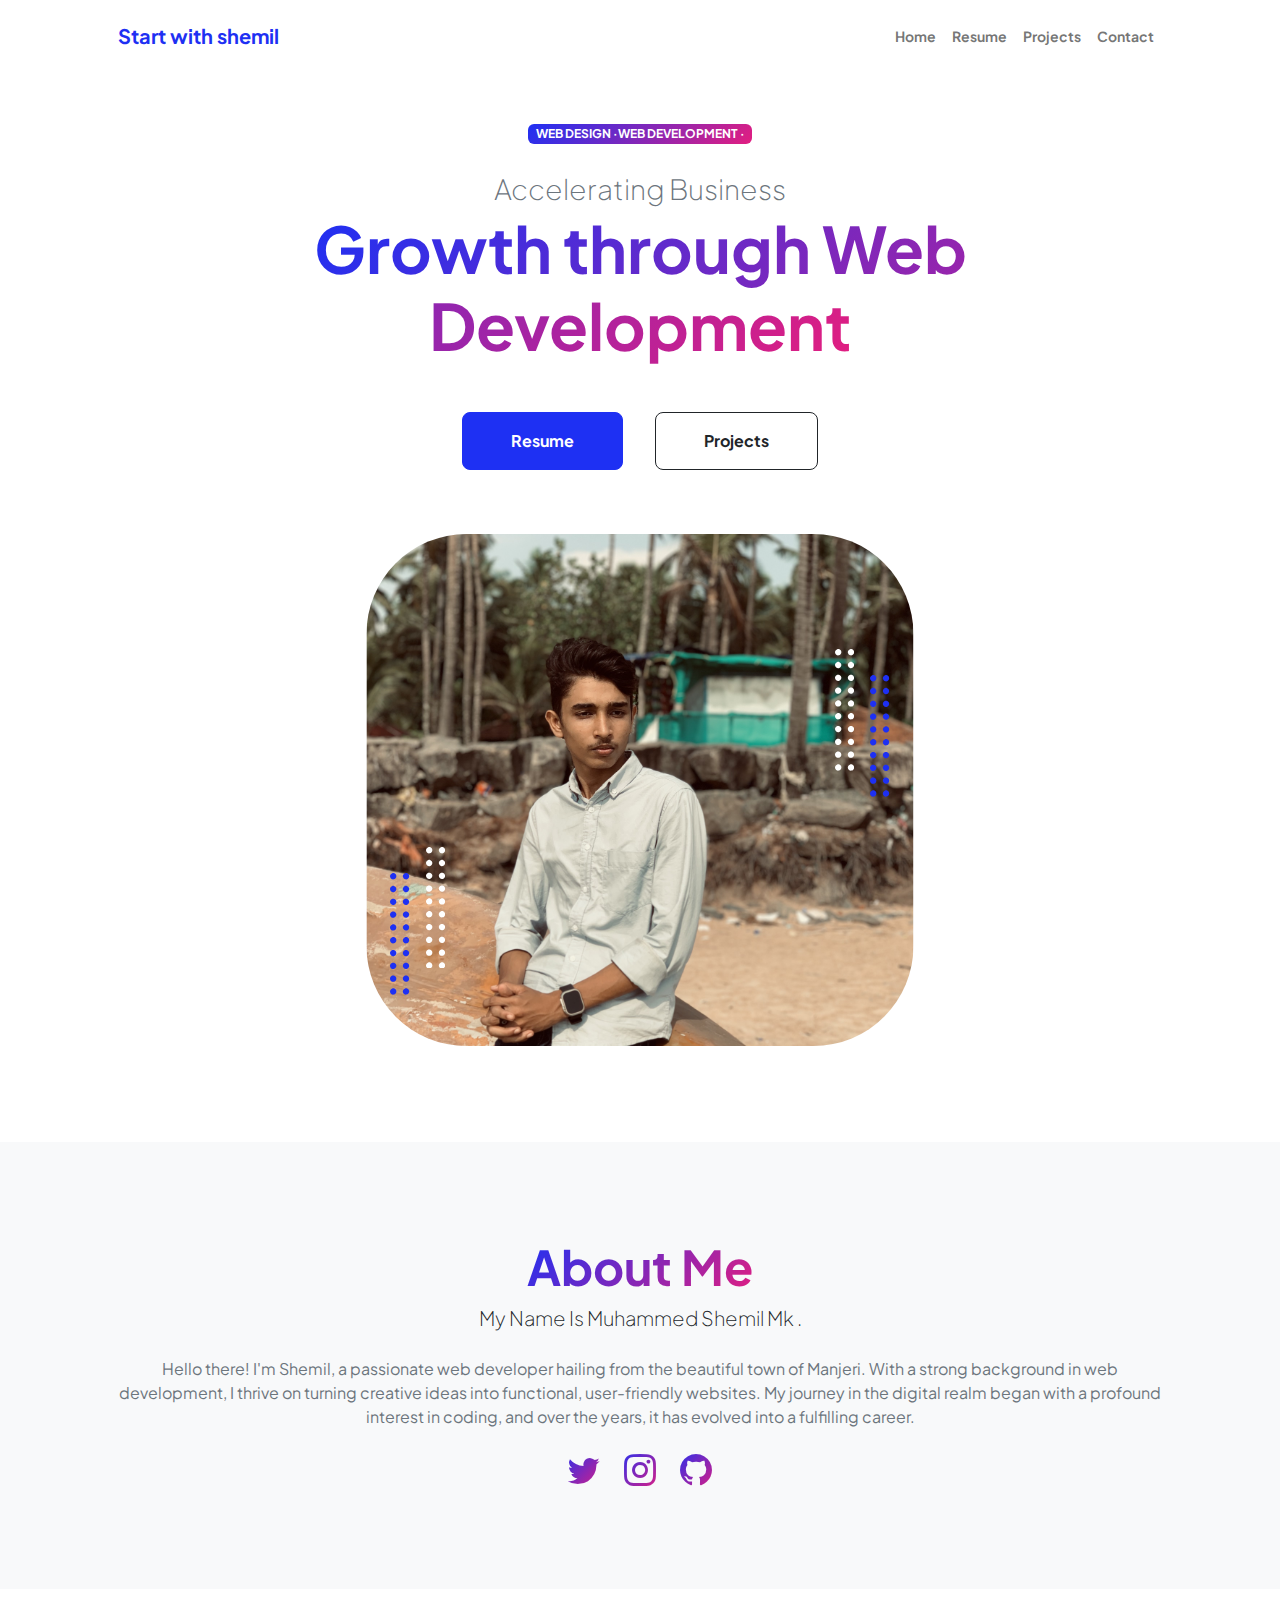
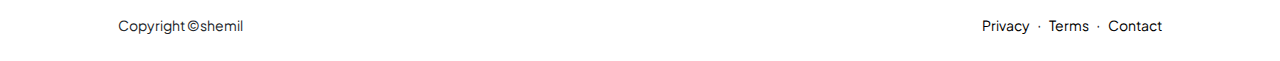
<file: index.html>
<!DOCTYPE html>
<html lang="en">
    <head>
        <meta charset="utf-8" />
        <meta name="viewport" content="width=device-width, initial-scale=1, shrink-to-fit=no" />
        <meta name="description" content="" />
        <meta name="author" content="" />
        <title>Personal-webpage.com</title>
        <!-- Favicon-->
        <link rel="icon" type="image/x-icon" href="assets/favicon.svg" />
        <!-- Custom Google font-->
        <link rel="preconnect" href="https://fonts.googleapis.com" />
        <link rel="preconnect" href="https://fonts.gstatic.com" crossorigin />
        <link href="https://fonts.googleapis.com/css2?family=Plus+Jakarta+Sans:wght@100;200;300;400;500;600;700;800;900&amp;display=swap" rel="stylesheet" />
        <!-- Bootstrap icons-->
        <link href="https://cdn.jsdelivr.net/npm/bootstrap-icons@1.8.1/font/bootstrap-icons.css" rel="stylesheet" />
        <!-- Core theme CSS (includes Bootstrap)-->
        <link href="css/styles.css" rel="stylesheet" />
    </head>
    <body class="d-flex flex-column h-100">
        <main class="flex-shrink-0">
            <!-- Navigation-->
            <nav class="navbar navbar-expand-lg navbar-light bg-white py-3">
                <div class="container px-5">
                    <a class="navbar-brand" href="index.html"><span class="fw-bolder text-primary">Start with shemil</span></a>
                    <button class="navbar-toggler" type="button" data-bs-toggle="collapse" data-bs-target="#navbarSupportedContent" aria-controls="navbarSupportedContent" aria-expanded="false" aria-label="Toggle navigation"><span class="navbar-toggler-icon"></span></button>
                    <div class="collapse navbar-collapse" id="navbarSupportedContent">
                        <ul class="navbar-nav ms-auto mb-2 mb-lg-0 small fw-bolder">
                            <li class="nav-item"><a class="nav-link" href="index.html">Home</a></li>
                            <li class="nav-item"><a class="nav-link" href="resume.html">Resume</a></li>
                            <li class="nav-item"><a class="nav-link" href="projects.html">Projects</a></li>
                            <li class="nav-item"><a class="nav-link" href="contact.html">Contact</a></li>
                        </ul>
                    </div>
                </div>
            </nav>
            <!-- Header-->
            <header class="py-5">
                <div class="container px-5 pb-5">
                    <div class="row gx-5 align-items-center">
                        <div class="col-xxl-5">
                            <!-- Header text content-->
                            <div class="text-center text-xxl-start">
                                <div class="badge bg-gradient-primary-to-secondary text-white mb-4"><div class="text-uppercase"> Web Design &middot;Web Development &middot; </div></div>
                                <div class="fs-3 fw-light text-muted">Accelerating Business </div>
                                <h1 class="display-3 fw-bolder mb-5"><span class="text-gradient d-inline"> Growth through Web Development</span></h1>
                                <div class="d-grid gap-3 d-sm-flex justify-content-sm-center justify-content-xxl-start mb-3">
                                    <a class="btn btn-primary btn-lg px-5 py-3 me-sm-3 fs-6 fw-bolder" href="resume.html">Resume</a>
                                    <a class="btn btn-outline-dark btn-lg px-5 py-3 fs-6 fw-bolder" href="projects.html">Projects</a>
                                </div>
                            </div>
                        </div>
                        <div class="col-xxl-7">
                            <!-- Header profile picture-->
                            <div class="d-flex justify-content-center mt-5 mt-xxl-0">
                                <div class="profile bg-gradient-primary-to-secondary">
                                    <!-- TIP: For best results, use a photo with a transparent background like the demo example below-->
                                    <!-- Watch a tutorial on how to do this on YouTube (link)-->
                                    <img class="profile-img" src="assets/pic.jpg" alt="..." />
                                    <div class="dots-1">
                                        <!-- SVG Dots-->
                                        <svg version="1.1" xmlns="http://www.w3.org/2000/svg" xmlns:xlink="http://www.w3.org/1999/xlink" x="0px" y="0px" viewBox="0 0 191.6 1215.4" style="enable-background: new 0 0 191.6 1215.4" xml:space="preserve">
                                            <g transform="translate(0.000000,1280.000000) scale(0.100000,-0.100000)">
                                                <path d="M227.7,12788.6c-105-35-200-141-222-248c-43-206,163-412,369-369c155,32,275,190,260,339c-11,105-90,213-190,262        C383.7,12801.6,289.7,12808.6,227.7,12788.6z"></path>
                                                <path d="M1507.7,12788.6c-151-50-253-216-222-362c25-119,136-230,254-255c194-41,395,142,375,339c-11,105-90,213-190,262        C1663.7,12801.6,1569.7,12808.6,1507.7,12788.6z"></path>
                                                <path d="M227.7,11508.6c-105-35-200-141-222-248c-43-206,163-412,369-369c155,32,275,190,260,339c-11,105-90,213-190,262        C383.7,11521.6,289.7,11528.6,227.7,11508.6z"></path>
                                                <path d="M1507.7,11508.6c-151-50-253-216-222-362c25-119,136-230,254-255c194-41,395,142,375,339c-11,105-90,213-190,262        C1663.7,11521.6,1569.7,11528.6,1507.7,11508.6z"></path>
                                                <path d="M227.7,10228.6c-105-35-200-141-222-248c-43-206,163-412,369-369c155,32,275,190,260,339c-11,105-90,213-190,262        C383.7,10241.6,289.7,10248.6,227.7,10228.6z"></path>
                                                <path d="M1507.7,10228.6c-105-35-200-141-222-248c-43-206,163-412,369-369c155,32,275,190,260,339c-11,105-90,213-190,262        C1663.7,10241.6,1569.7,10248.6,1507.7,10228.6z"></path>
                                                <path d="M227.7,8948.6c-105-35-200-141-222-248c-43-206,163-412,369-369c155,32,275,190,260,339c-11,105-90,213-190,262        C383.7,8961.6,289.7,8968.6,227.7,8948.6z"></path>
                                                <path d="M1507.7,8948.6c-105-35-200-141-222-248c-43-206,163-412,369-369c155,32,275,190,260,339c-11,105-90,213-190,262        C1663.7,8961.6,1569.7,8968.6,1507.7,8948.6z"></path>
                                                <path d="M227.7,7668.6c-105-35-200-141-222-248c-43-206,163-412,369-369c155,32,275,190,260,339c-11,105-90,213-190,262        C383.7,7681.6,289.7,7688.6,227.7,7668.6z"></path>
                                                <path d="M1507.7,7668.6c-105-35-200-141-222-248c-43-206,163-412,369-369c155,32,275,190,260,339c-11,105-90,213-190,262        C1663.7,7681.6,1569.7,7688.6,1507.7,7668.6z"></path>
                                                <path d="M227.7,6388.6c-105-35-200-141-222-248c-43-206,163-412,369-369c155,32,275,190,260,339c-11,105-90,213-190,262        C383.7,6401.6,289.7,6408.6,227.7,6388.6z"></path>
                                                <path d="M1507.7,6388.6c-105-35-200-141-222-248c-43-206,163-412,369-369c155,32,275,190,260,339c-11,105-90,213-190,262        C1663.7,6401.6,1569.7,6408.6,1507.7,6388.6z"></path>
                                                <path d="M227.7,5108.6c-105-35-200-141-222-248c-43-206,163-412,369-369c155,32,275,190,260,339c-11,105-90,213-190,262        C383.7,5121.6,289.7,5128.6,227.7,5108.6z"></path>
                                                <path d="M1507.7,5108.6c-105-35-200-141-222-248c-43-206,163-412,369-369c155,32,275,190,260,339c-11,105-90,213-190,262        C1663.7,5121.6,1569.7,5128.6,1507.7,5108.6z"></path>
                                                <path d="M227.7,3828.6c-105-35-200-141-222-248c-43-206,163-412,369-369c155,32,275,190,260,339c-11,105-90,213-190,262        C383.7,3841.6,289.7,3848.6,227.7,3828.6z"></path>
                                                <path d="M1507.7,3828.6c-105-35-200-141-222-248c-43-206,163-412,369-369c155,32,275,190,260,339c-11,105-90,213-190,262        C1663.7,3841.6,1569.7,3848.6,1507.7,3828.6z"></path>
                                                <path d="M227.7,2548.6c-105-35-200-141-222-248c-43-206,163-412,369-369c155,32,275,190,260,339c-11,105-90,213-190,262        C383.7,2561.6,289.7,2568.6,227.7,2548.6z"></path>
                                                <path d="M1507.7,2548.6c-105-35-200-141-222-248c-43-206,163-412,369-369c155,32,275,190,260,339c-11,105-90,213-190,262        C1663.7,2561.6,1569.7,2568.6,1507.7,2548.6z"></path>
                                                <path d="M227.7,1268.6c-105-35-200-141-222-248c-43-206,163-412,369-369c155,32,275,190,260,339c-11,105-90,213-190,262        C383.7,1281.6,289.7,1288.6,227.7,1268.6z"></path>
                                                <path d="M1507.7,1268.6c-105-35-200-141-222-248c-43-206,163-412,369-369c155,32,275,190,260,339c-11,105-90,213-190,262        C1663.7,1281.6,1569.7,1288.6,1507.7,1268.6z"></path>
                                            </g>
                                        </svg>
                                        <!-- END of SVG dots-->
                                    </div>
                                    <div class="dots-2">
                                        <!-- SVG Dots-->
                                        <svg version="1.1" xmlns="http://www.w3.org/2000/svg" xmlns:xlink="http://www.w3.org/1999/xlink" x="0px" y="0px" viewBox="0 0 191.6 1215.4" style="enable-background: new 0 0 191.6 1215.4" xml:space="preserve">
                                            <g transform="translate(0.000000,1280.000000) scale(0.100000,-0.100000)">
                                                <path d="M227.7,12788.6c-105-35-200-141-222-248c-43-206,163-412,369-369c155,32,275,190,260,339c-11,105-90,213-190,262        C383.7,12801.6,289.7,12808.6,227.7,12788.6z"></path>
                                                <path d="M1507.7,12788.6c-151-50-253-216-222-362c25-119,136-230,254-255c194-41,395,142,375,339c-11,105-90,213-190,262        C1663.7,12801.6,1569.7,12808.6,1507.7,12788.6z"></path>
                                                <path d="M227.7,11508.6c-105-35-200-141-222-248c-43-206,163-412,369-369c155,32,275,190,260,339c-11,105-90,213-190,262        C383.7,11521.6,289.7,11528.6,227.7,11508.6z"></path>
                                                <path d="M1507.7,11508.6c-151-50-253-216-222-362c25-119,136-230,254-255c194-41,395,142,375,339c-11,105-90,213-190,262        C1663.7,11521.6,1569.7,11528.6,1507.7,11508.6z"></path>
                                                <path d="M227.7,10228.6c-105-35-200-141-222-248c-43-206,163-412,369-369c155,32,275,190,260,339c-11,105-90,213-190,262        C383.7,10241.6,289.7,10248.6,227.7,10228.6z"></path>
                                                <path d="M1507.7,10228.6c-105-35-200-141-222-248c-43-206,163-412,369-369c155,32,275,190,260,339c-11,105-90,213-190,262        C1663.7,10241.6,1569.7,10248.6,1507.7,10228.6z"></path>
                                                <path d="M227.7,8948.6c-105-35-200-141-222-248c-43-206,163-412,369-369c155,32,275,190,260,339c-11,105-90,213-190,262        C383.7,8961.6,289.7,8968.6,227.7,8948.6z"></path>
                                                <path d="M1507.7,8948.6c-105-35-200-141-222-248c-43-206,163-412,369-369c155,32,275,190,260,339c-11,105-90,213-190,262        C1663.7,8961.6,1569.7,8968.6,1507.7,8948.6z"></path>
                                                <path d="M227.7,7668.6c-105-35-200-141-222-248c-43-206,163-412,369-369c155,32,275,190,260,339c-11,105-90,213-190,262        C383.7,7681.6,289.7,7688.6,227.7,7668.6z"></path>
                                                <path d="M1507.7,7668.6c-105-35-200-141-222-248c-43-206,163-412,369-369c155,32,275,190,260,339c-11,105-90,213-190,262        C1663.7,7681.6,1569.7,7688.6,1507.7,7668.6z"></path>
                                                <path d="M227.7,6388.6c-105-35-200-141-222-248c-43-206,163-412,369-369c155,32,275,190,260,339c-11,105-90,213-190,262        C383.7,6401.6,289.7,6408.6,227.7,6388.6z"></path>
                                                <path d="M1507.7,6388.6c-105-35-200-141-222-248c-43-206,163-412,369-369c155,32,275,190,260,339c-11,105-90,213-190,262        C1663.7,6401.6,1569.7,6408.6,1507.7,6388.6z"></path>
                                                <path d="M227.7,5108.6c-105-35-200-141-222-248c-43-206,163-412,369-369c155,32,275,190,260,339c-11,105-90,213-190,262        C383.7,5121.6,289.7,5128.6,227.7,5108.6z"></path>
                                                <path d="M1507.7,5108.6c-105-35-200-141-222-248c-43-206,163-412,369-369c155,32,275,190,260,339c-11,105-90,213-190,262        C1663.7,5121.6,1569.7,5128.6,1507.7,5108.6z"></path>
                                                <path d="M227.7,3828.6c-105-35-200-141-222-248c-43-206,163-412,369-369c155,32,275,190,260,339c-11,105-90,213-190,262        C383.7,3841.6,289.7,3848.6,227.7,3828.6z"></path>
                                                <path d="M1507.7,3828.6c-105-35-200-141-222-248c-43-206,163-412,369-369c155,32,275,190,260,339c-11,105-90,213-190,262        C1663.7,3841.6,1569.7,3848.6,1507.7,3828.6z"></path>
                                                <path d="M227.7,2548.6c-105-35-200-141-222-248c-43-206,163-412,369-369c155,32,275,190,260,339c-11,105-90,213-190,262        C383.7,2561.6,289.7,2568.6,227.7,2548.6z"></path>
                                                <path d="M1507.7,2548.6c-105-35-200-141-222-248c-43-206,163-412,369-369c155,32,275,190,260,339c-11,105-90,213-190,262        C1663.7,2561.6,1569.7,2568.6,1507.7,2548.6z"></path>
                                                <path d="M227.7,1268.6c-105-35-200-141-222-248c-43-206,163-412,369-369c155,32,275,190,260,339c-11,105-90,213-190,262        C383.7,1281.6,289.7,1288.6,227.7,1268.6z"></path>
                                                <path d="M1507.7,1268.6c-105-35-200-141-222-248c-43-206,163-412,369-369c155,32,275,190,260,339c-11,105-90,213-190,262        C1663.7,1281.6,1569.7,1288.6,1507.7,1268.6z"></path>
                                            </g>
                                        </svg>
                                        <!-- END of SVG dots-->
                                    </div>
                                    <div class="dots-3">
                                        <!-- SVG Dots-->
                                        <svg version="1.1" xmlns="http://www.w3.org/2000/svg" xmlns:xlink="http://www.w3.org/1999/xlink" x="0px" y="0px" viewBox="0 0 191.6 1215.4" style="enable-background: new 0 0 191.6 1215.4" xml:space="preserve">
                                            <g transform="translate(0.000000,1280.000000) scale(0.100000,-0.100000)">
                                                <path d="M227.7,12788.6c-105-35-200-141-222-248c-43-206,163-412,369-369c155,32,275,190,260,339c-11,105-90,213-190,262        C383.7,12801.6,289.7,12808.6,227.7,12788.6z"></path>
                                                <path d="M1507.7,12788.6c-151-50-253-216-222-362c25-119,136-230,254-255c194-41,395,142,375,339c-11,105-90,213-190,262        C1663.7,12801.6,1569.7,12808.6,1507.7,12788.6z"></path>
                                                <path d="M227.7,11508.6c-105-35-200-141-222-248c-43-206,163-412,369-369c155,32,275,190,260,339c-11,105-90,213-190,262        C383.7,11521.6,289.7,11528.6,227.7,11508.6z"></path>
                                                <path d="M1507.7,11508.6c-151-50-253-216-222-362c25-119,136-230,254-255c194-41,395,142,375,339c-11,105-90,213-190,262        C1663.7,11521.6,1569.7,11528.6,1507.7,11508.6z"></path>
                                                <path d="M227.7,10228.6c-105-35-200-141-222-248c-43-206,163-412,369-369c155,32,275,190,260,339c-11,105-90,213-190,262        C383.7,10241.6,289.7,10248.6,227.7,10228.6z"></path>
                                                <path d="M1507.7,10228.6c-105-35-200-141-222-248c-43-206,163-412,369-369c155,32,275,190,260,339c-11,105-90,213-190,262        C1663.7,10241.6,1569.7,10248.6,1507.7,10228.6z"></path>
                                                <path d="M227.7,8948.6c-105-35-200-141-222-248c-43-206,163-412,369-369c155,32,275,190,260,339c-11,105-90,213-190,262        C383.7,8961.6,289.7,8968.6,227.7,8948.6z"></path>
                                                <path d="M1507.7,8948.6c-105-35-200-141-222-248c-43-206,163-412,369-369c155,32,275,190,260,339c-11,105-90,213-190,262        C1663.7,8961.6,1569.7,8968.6,1507.7,8948.6z"></path>
                                                <path d="M227.7,7668.6c-105-35-200-141-222-248c-43-206,163-412,369-369c155,32,275,190,260,339c-11,105-90,213-190,262        C383.7,7681.6,289.7,7688.6,227.7,7668.6z"></path>
                                                <path d="M1507.7,7668.6c-105-35-200-141-222-248c-43-206,163-412,369-369c155,32,275,190,260,339c-11,105-90,213-190,262        C1663.7,7681.6,1569.7,7688.6,1507.7,7668.6z"></path>
                                                <path d="M227.7,6388.6c-105-35-200-141-222-248c-43-206,163-412,369-369c155,32,275,190,260,339c-11,105-90,213-190,262        C383.7,6401.6,289.7,6408.6,227.7,6388.6z"></path>
                                                <path d="M1507.7,6388.6c-105-35-200-141-222-248c-43-206,163-412,369-369c155,32,275,190,260,339c-11,105-90,213-190,262        C1663.7,6401.6,1569.7,6408.6,1507.7,6388.6z"></path>
                                                <path d="M227.7,5108.6c-105-35-200-141-222-248c-43-206,163-412,369-369c155,32,275,190,260,339c-11,105-90,213-190,262        C383.7,5121.6,289.7,5128.6,227.7,5108.6z"></path>
                                                <path d="M1507.7,5108.6c-105-35-200-141-222-248c-43-206,163-412,369-369c155,32,275,190,260,339c-11,105-90,213-190,262        C1663.7,5121.6,1569.7,5128.6,1507.7,5108.6z"></path>
                                                <path d="M227.7,3828.6c-105-35-200-141-222-248c-43-206,163-412,369-369c155,32,275,190,260,339c-11,105-90,213-190,262        C383.7,3841.6,289.7,3848.6,227.7,3828.6z"></path>
                                                <path d="M1507.7,3828.6c-105-35-200-141-222-248c-43-206,163-412,369-369c155,32,275,190,260,339c-11,105-90,213-190,262        C1663.7,3841.6,1569.7,3848.6,1507.7,3828.6z"></path>
                                                <path d="M227.7,2548.6c-105-35-200-141-222-248c-43-206,163-412,369-369c155,32,275,190,260,339c-11,105-90,213-190,262        C383.7,2561.6,289.7,2568.6,227.7,2548.6z"></path>
                                                <path d="M1507.7,2548.6c-105-35-200-141-222-248c-43-206,163-412,369-369c155,32,275,190,260,339c-11,105-90,213-190,262        C1663.7,2561.6,1569.7,2568.6,1507.7,2548.6z"></path>
                                                <path d="M227.7,1268.6c-105-35-200-141-222-248c-43-206,163-412,369-369c155,32,275,190,260,339c-11,105-90,213-190,262        C383.7,1281.6,289.7,1288.6,227.7,1268.6z"></path>
                                                <path d="M1507.7,1268.6c-105-35-200-141-222-248c-43-206,163-412,369-369c155,32,275,190,260,339c-11,105-90,213-190,262        C1663.7,1281.6,1569.7,1288.6,1507.7,1268.6z"></path>
                                            </g>
                                        </svg>
                                        <!-- END of SVG dots-->
                                    </div>
                                    <div class="dots-4">
                                        <!-- SVG Dots-->
                                        <svg version="1.1" xmlns="http://www.w3.org/2000/svg" xmlns:xlink="http://www.w3.org/1999/xlink" x="0px" y="0px" viewBox="0 0 191.6 1215.4" style="enable-background: new 0 0 191.6 1215.4" xml:space="preserve">
                                            <g transform="translate(0.000000,1280.000000) scale(0.100000,-0.100000)">
                                                <path d="M227.7,12788.6c-105-35-200-141-222-248c-43-206,163-412,369-369c155,32,275,190,260,339c-11,105-90,213-190,262        C383.7,12801.6,289.7,12808.6,227.7,12788.6z"></path>
                                                <path d="M1507.7,12788.6c-151-50-253-216-222-362c25-119,136-230,254-255c194-41,395,142,375,339c-11,105-90,213-190,262        C1663.7,12801.6,1569.7,12808.6,1507.7,12788.6z"></path>
                                                <path d="M227.7,11508.6c-105-35-200-141-222-248c-43-206,163-412,369-369c155,32,275,190,260,339c-11,105-90,213-190,262        C383.7,11521.6,289.7,11528.6,227.7,11508.6z"></path>
                                                <path d="M1507.7,11508.6c-151-50-253-216-222-362c25-119,136-230,254-255c194-41,395,142,375,339c-11,105-90,213-190,262        C1663.7,11521.6,1569.7,11528.6,1507.7,11508.6z"></path>
                                                <path d="M227.7,10228.6c-105-35-200-141-222-248c-43-206,163-412,369-369c155,32,275,190,260,339c-11,105-90,213-190,262        C383.7,10241.6,289.7,10248.6,227.7,10228.6z"></path>
                                                <path d="M1507.7,10228.6c-105-35-200-141-222-248c-43-206,163-412,369-369c155,32,275,190,260,339c-11,105-90,213-190,262        C1663.7,10241.6,1569.7,10248.6,1507.7,10228.6z"></path>
                                                <path d="M227.7,8948.6c-105-35-200-141-222-248c-43-206,163-412,369-369c155,32,275,190,260,339c-11,105-90,213-190,262        C383.7,8961.6,289.7,8968.6,227.7,8948.6z"></path>
                                                <path d="M1507.7,8948.6c-105-35-200-141-222-248c-43-206,163-412,369-369c155,32,275,190,260,339c-11,105-90,213-190,262        C1663.7,8961.6,1569.7,8968.6,1507.7,8948.6z"></path>
                                                <path d="M227.7,7668.6c-105-35-200-141-222-248c-43-206,163-412,369-369c155,32,275,190,260,339c-11,105-90,213-190,262        C383.7,7681.6,289.7,7688.6,227.7,7668.6z"></path>
                                                <path d="M1507.7,7668.6c-105-35-200-141-222-248c-43-206,163-412,369-369c155,32,275,190,260,339c-11,105-90,213-190,262        C1663.7,7681.6,1569.7,7688.6,1507.7,7668.6z"></path>
                                                <path d="M227.7,6388.6c-105-35-200-141-222-248c-43-206,163-412,369-369c155,32,275,190,260,339c-11,105-90,213-190,262        C383.7,6401.6,289.7,6408.6,227.7,6388.6z"></path>
                                                <path d="M1507.7,6388.6c-105-35-200-141-222-248c-43-206,163-412,369-369c155,32,275,190,260,339c-11,105-90,213-190,262        C1663.7,6401.6,1569.7,6408.6,1507.7,6388.6z"></path>
                                                <path d="M227.7,5108.6c-105-35-200-141-222-248c-43-206,163-412,369-369c155,32,275,190,260,339c-11,105-90,213-190,262        C383.7,5121.6,289.7,5128.6,227.7,5108.6z"></path>
                                                <path d="M1507.7,5108.6c-105-35-200-141-222-248c-43-206,163-412,369-369c155,32,275,190,260,339c-11,105-90,213-190,262        C1663.7,5121.6,1569.7,5128.6,1507.7,5108.6z"></path>
                                                <path d="M227.7,3828.6c-105-35-200-141-222-248c-43-206,163-412,369-369c155,32,275,190,260,339c-11,105-90,213-190,262        C383.7,3841.6,289.7,3848.6,227.7,3828.6z"></path>
                                                <path d="M1507.7,3828.6c-105-35-200-141-222-248c-43-206,163-412,369-369c155,32,275,190,260,339c-11,105-90,213-190,262        C1663.7,3841.6,1569.7,3848.6,1507.7,3828.6z"></path>
                                                <path d="M227.7,2548.6c-105-35-200-141-222-248c-43-206,163-412,369-369c155,32,275,190,260,339c-11,105-90,213-190,262        C383.7,2561.6,289.7,2568.6,227.7,2548.6z"></path>
                                                <path d="M1507.7,2548.6c-105-35-200-141-222-248c-43-206,163-412,369-369c155,32,275,190,260,339c-11,105-90,213-190,262        C1663.7,2561.6,1569.7,2568.6,1507.7,2548.6z"></path>
                                                <path d="M227.7,1268.6c-105-35-200-141-222-248c-43-206,163-412,369-369c155,32,275,190,260,339c-11,105-90,213-190,262        C383.7,1281.6,289.7,1288.6,227.7,1268.6z"></path>
                                                <path d="M1507.7,1268.6c-105-35-200-141-222-248c-43-206,163-412,369-369c155,32,275,190,260,339c-11,105-90,213-190,262        C1663.7,1281.6,1569.7,1288.6,1507.7,1268.6z"></path>
                                            </g>
                                        </svg>
                                        <!-- END of SVG dots-->
                                    </div>
                                </div>
                            </div>
                        </div>
                    </div>
                </div>
            </header>
            <!-- About Section-->
            <section class="bg-light py-5">
                <div class="container px-5">
                    <div class="row gx-5 justify-content-center">
                        <div class="col-xxl-8">
                            <div class="text-center my-5">
                                <h2 class="display-5 fw-bolder"><span class="text-gradient d-inline">About Me</span></h2>
                                <p class="lead fw-light mb-4">My Name Is Muhammed Shemil Mk .</p>
                                <p class="text-muted">Hello there! I'm Shemil, a passionate web developer hailing from the beautiful town of Manjeri. With a strong background in web development, I thrive on turning creative ideas into functional, user-friendly websites. My journey in the digital realm began with a profound interest in coding, and over the years, it has evolved into a fulfilling career.

                                </p>
                                <div class="d-flex justify-content-center fs-2 gap-4">
                                    <a class="text-gradient" href="#!"><i class="bi bi-twitter"></i></a>
                                    <a class="text-gradient" href="https://www.instagram.com/sshemiil?igsh=azVwYmxscXdqYjNm"><i class="bi bi-instagram"></i></a>
                                    <a class="text-gradient" href="#!"><i class="bi bi-github"></i></a>
                                </div>
                            </div>
                        </div>
                    </div>
                </div>
            </section>
        </main>
        <!-- Footer-->
        <footer class="bg-white py-4 mt-auto">
            <div class="container px-5">
                <div class="row align-items-center justify-content-between flex-column flex-sm-row">
                    <div class="col-auto"><div class="small m-0">Copyright &copy;shemil</div></div>
                    <div class="col-auto">
                        <a class="small" style="text-decoration: none; color: black;"  href="#!">Privacy</a>
                        <span class="mx-1">&middot;</span>
                        <a class="small" style="text-decoration: none; color: black;"  href="#!">Terms</a>
                        <span class="mx-1">&middot;</span>
                        <a class="small"  style="text-decoration: none; color: black;" href="contact.html">Contact</a>
                    </div>
                </div>
            </div>
        </footer>
        <!-- Bootstrap core JS-->
        <script src="https://cdn.jsdelivr.net/npm/bootstrap@5.2.3/dist/js/bootstrap.bundle.min.js"></script>
        <!-- Core theme JS-->
        <script src="js/scripts.js"></script>
    </body>
</html>
</file>
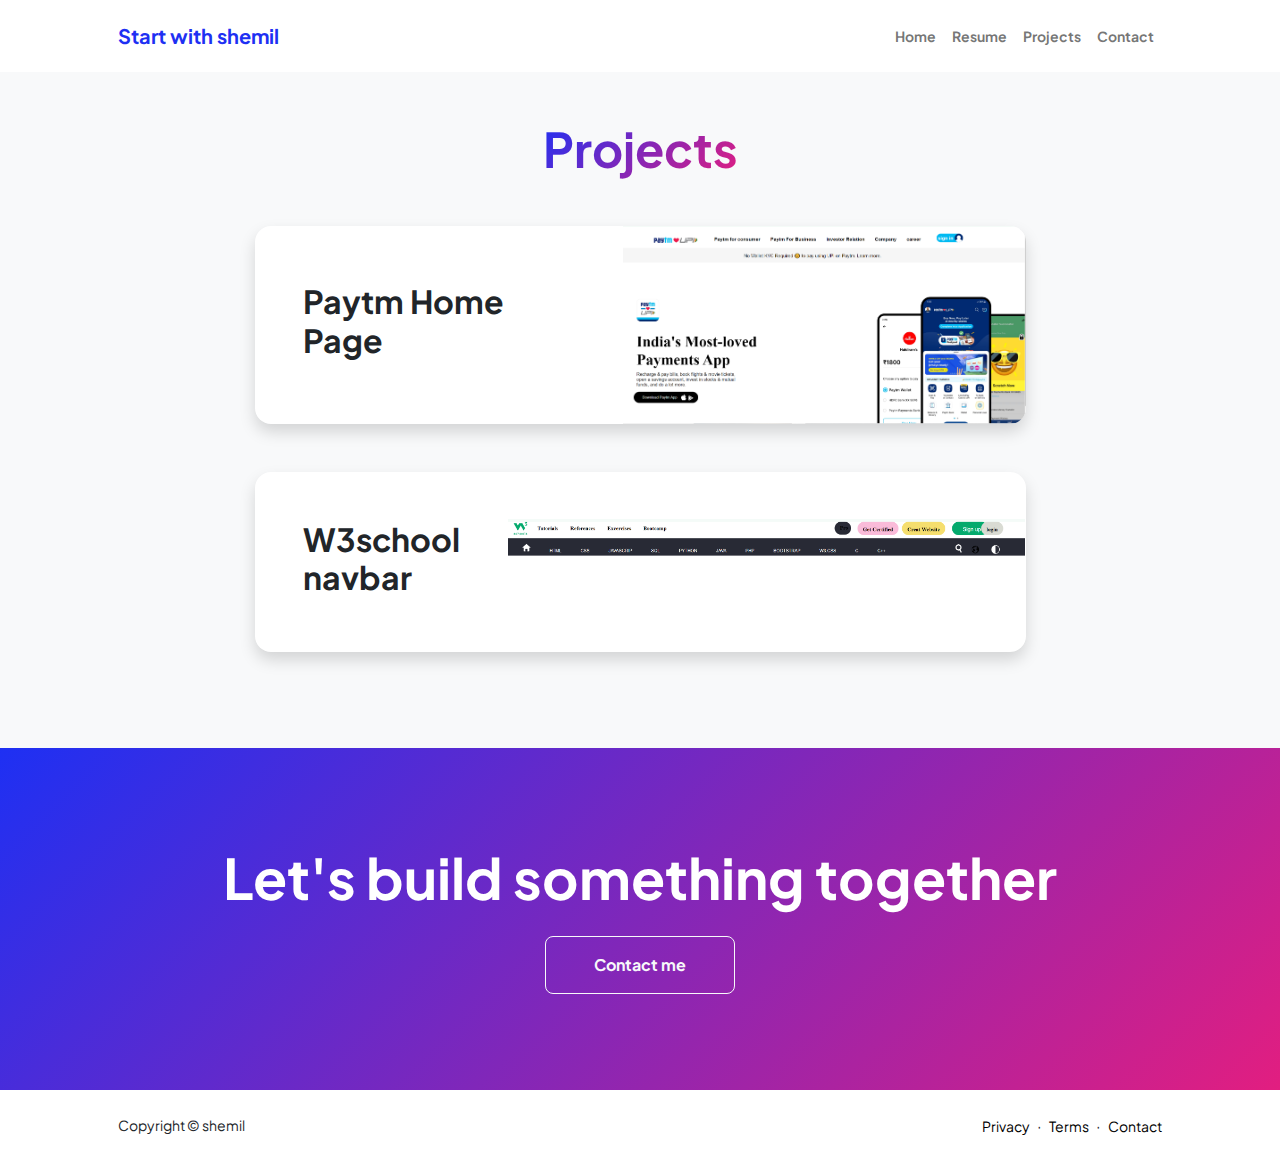
<file: projects.html>
<!DOCTYPE html>
<html lang="en">
    <head>
        <meta charset="utf-8" />
        <meta name="viewport" content="width=device-width, initial-scale=1, shrink-to-fit=no" />
        <meta name="description" content="" />
        <meta name="author" content="" />
        <title>Personal-webpage.com</title>
        <!-- Favicon-->
        <link rel="icon" type="image/x-icon" href="assets/favicon.svg" />
        <!-- Custom Google font-->
        <link rel="preconnect" href="https://fonts.googleapis.com" />
        <link rel="preconnect" href="https://fonts.gstatic.com" crossorigin />
        <link href="https://fonts.googleapis.com/css2?family=Plus+Jakarta+Sans:wght@100;200;300;400;500;600;700;800;900&amp;display=swap" rel="stylesheet" />
        <!-- Bootstrap icons-->
        <link href="https://cdn.jsdelivr.net/npm/bootstrap-icons@1.8.1/font/bootstrap-icons.css" rel="stylesheet" />
        <!-- Core theme CSS (includes Bootstrap)-->
        <link href="css/styles.css" rel="stylesheet" />
    </head>
    <body class="d-flex flex-column h-100 bg-light">
        <main class="flex-shrink-0">
            <!-- Navigation-->
            <nav class="navbar navbar-expand-lg navbar-light bg-white py-3">
                <div class="container px-5">
                    <a class="navbar-brand" href="index.html"><span class="fw-bolder text-primary">Start with shemil</span></a>
                    <button class="navbar-toggler" type="button" data-bs-toggle="collapse" data-bs-target="#navbarSupportedContent" aria-controls="navbarSupportedContent" aria-expanded="false" aria-label="Toggle navigation"><span class="navbar-toggler-icon"></span></button>
                    <div class="collapse navbar-collapse" id="navbarSupportedContent">
                        <ul class="navbar-nav ms-auto mb-2 mb-lg-0 small fw-bolder">
                            <li class="nav-item"><a class="nav-link" href="index.html">Home</a></li>
                            <li class="nav-item"><a class="nav-link" href="resume.html">Resume</a></li>
                            <li class="nav-item"><a class="nav-link" href="projects.html">Projects</a></li>
                            <li class="nav-item"><a class="nav-link" href="contact.html">Contact</a></li>
                        </ul>
                    </div>
                </div>
            </nav>
            <!-- Projects Section-->
            <section class="py-5">
                <div class="container px-5 mb-5">
                    <div class="text-center mb-5">
                        <h1 class="display-5 fw-bolder mb-0"><span class="text-gradient d-inline">Projects</span></h1>
                    </div>
                    <div class="row gx-5 justify-content-center">
                        <div class="col-lg-11 col-xl-9 col-xxl-8">
                            <!-- Project Card 1-->
                            <div class="card overflow-hidden shadow rounded-4 border-0 mb-5">
                                <div class="card-body p-0">
                                    <div class="d-flex align-items-center">
                                        <div class="p-5">
                                            <h2 class="fw-bolder">Paytm Home Page</h2>
                                            
                                        </div>
                                        <a href="day5/day5.html"><img class="img-fluid" id="img21" src="assets/paytmpage.png" alt="..." /></a>
                                    </div>
                                </div>
                            </div>
                            <!-- Project Card 2-->
                            <div class="card overflow-hidden shadow rounded-4 border-0">
                                <div class="card-body p-0">
                                    <div class="d-flex align-items-center">
                                        <div class="p-5">
                                            <h2 class="fw-bolder">W3school navbar</h2>
                                            
                                        </div>
                                        <a href="assets/ww.png"><img class="img-fluid" id="w3" src="assets/ww.png" alt="..." /></a>
                                    </div>
                                </div>
                            </div>
                        </div>
                    </div>
                </div>
            </section>
            <!-- Call to action section-->
            <section class="py-5 bg-gradient-primary-to-secondary text-white">
                <div class="container px-5 my-5">
                    <div class="text-center">
                        <h2 class="display-4 fw-bolder mb-4">Let's build something together</h2>
                        <a class="btn btn-outline-light btn-lg px-5 py-3 fs-6 fw-bolder" href="contact.html">Contact me</a>
                    </div>
                </div>
            </section>
        </main>
        <!-- Footer-->
        <footer class="bg-white py-4 mt-auto">
            <div class="container px-5">
                <div class="row align-items-center justify-content-between flex-column flex-sm-row">
                    <div class="col-auto"><div class="small m-0">Copyright &copy; shemil</div></div>
                    <div class="col-auto">
                        <a class="small" style="text-decoration: none; color: black;"  href="#!">Privacy</a>
                        <span class="mx-1">&middot;</span>
                        <a class="small"  style="text-decoration: none; color: black;" href="#!">Terms</a>
                        <span class="mx-1">&middot;</span>
                        <a class="small" style="text-decoration: none; color: black;" href="contact.html">Contact</a>
                    </div>
                </div>
            </div>
        </footer>
        <!-- Bootstrap core JS-->
        <script src="https://cdn.jsdelivr.net/npm/bootstrap@5.2.3/dist/js/bootstrap.bundle.min.js"></script>
        <!-- Core theme JS-->
        <script src="js/scripts.js"></script>
    </body>
</html>
</file>
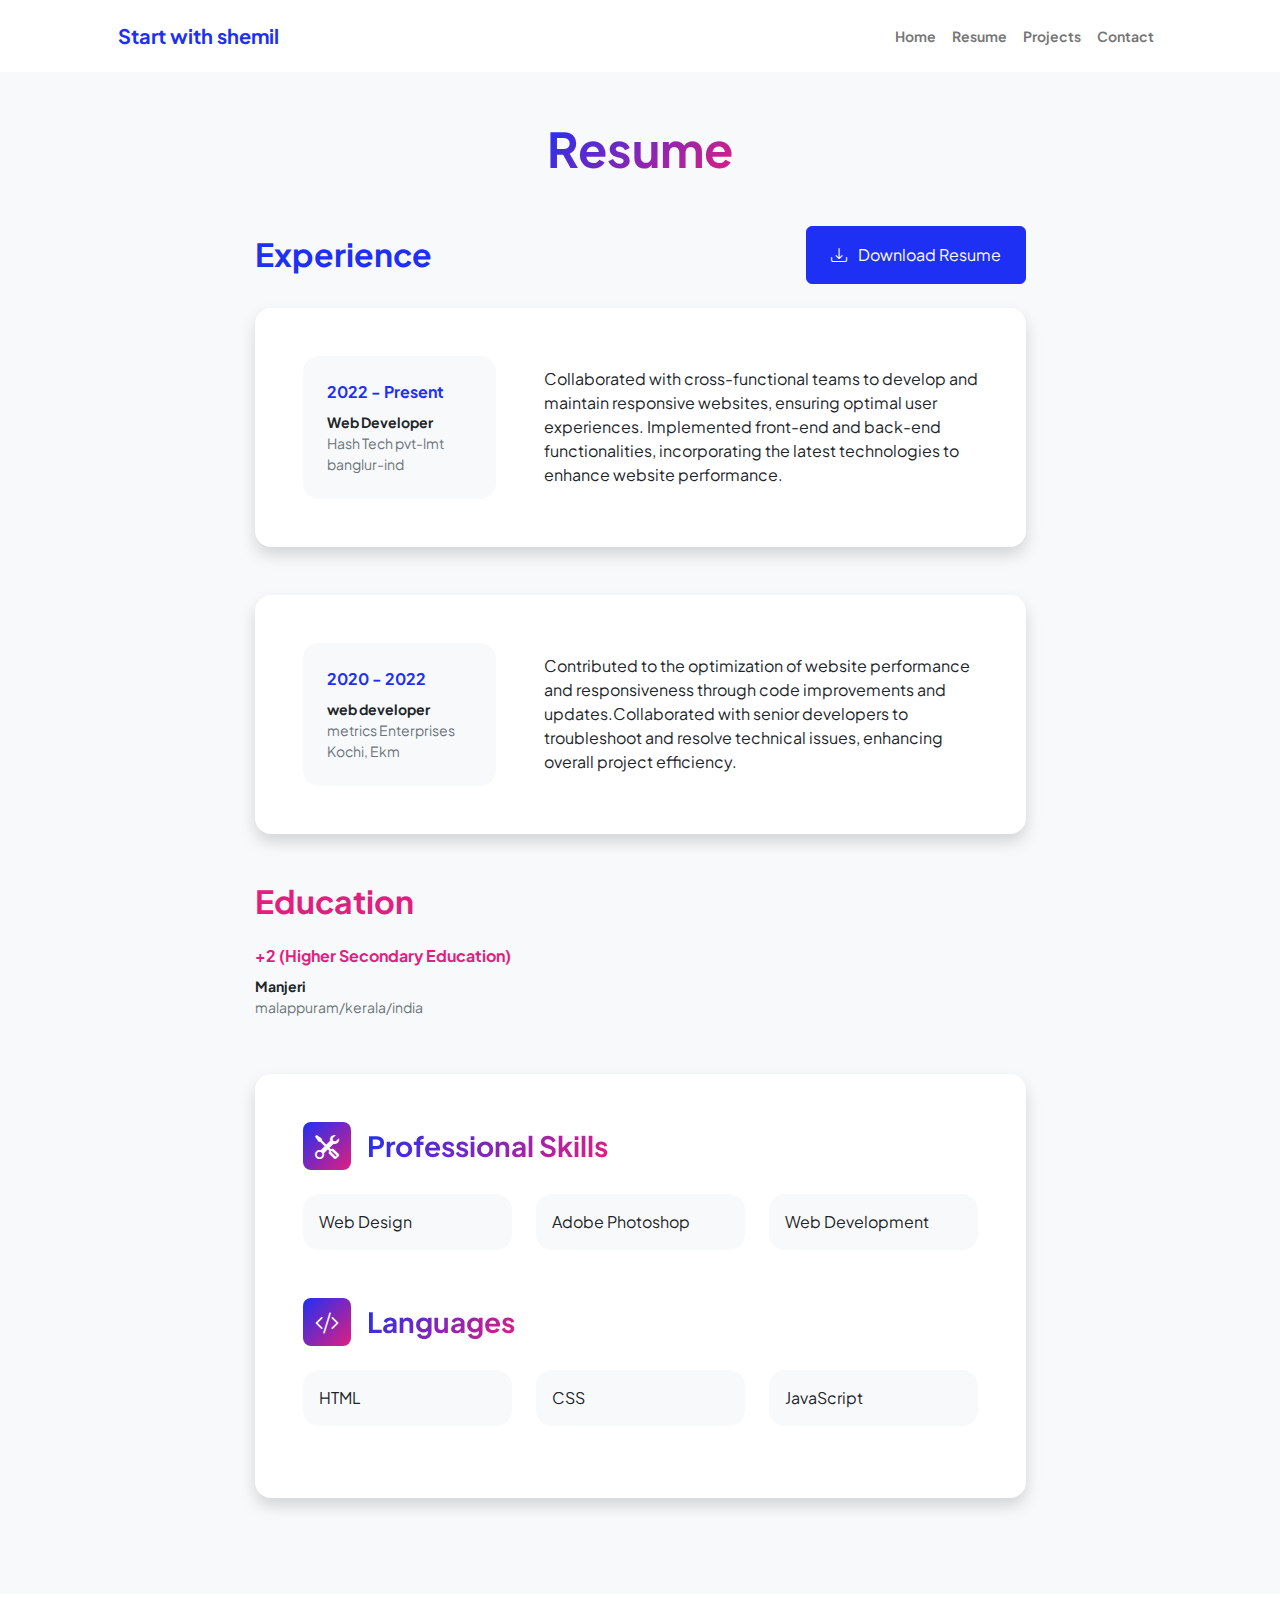
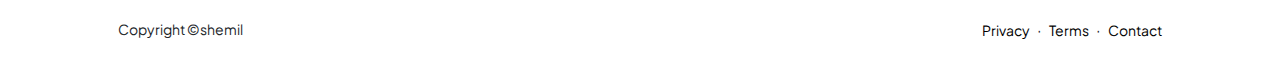
<file: resume.html>
<!DOCTYPE html>
<html lang="en">
    <head>
        <meta charset="utf-8" />
        <meta name="viewport" content="width=device-width, initial-scale=1, shrink-to-fit=no" />
        <meta name="description" content="" />
        <meta name="author" content="" />
        <title>Personal-webpage.com</title>
        <!-- Favicon-->
        <link rel="icon" type="image/x-icon" href="assets/favicon.svg" />
        <!-- Custom Google font-->
        <link rel="preconnect" href="https://fonts.googleapis.com" />
        <link rel="preconnect" href="https://fonts.gstatic.com" crossorigin />
        <link href="https://fonts.googleapis.com/css2?family=Plus+Jakarta+Sans:wght@100;200;300;400;500;600;700;800;900&amp;display=swap" rel="stylesheet" />
        <!-- Bootstrap icons-->
        <link href="https://cdn.jsdelivr.net/npm/bootstrap-icons@1.8.1/font/bootstrap-icons.css" rel="stylesheet" />
        <!-- Core theme CSS (includes Bootstrap)-->
        <link href="css/styles.css" rel="stylesheet" />
    </head>
    <body class="d-flex flex-column h-100 bg-light">
        <main class="flex-shrink-0">
            <!-- Navigation-->
            <nav class="navbar navbar-expand-lg navbar-light bg-white py-3">
                <div class="container px-5">
                    <a class="navbar-brand" href="index.html"><span class="fw-bolder text-primary">Start with shemil</span></a>
                    <button class="navbar-toggler" type="button" data-bs-toggle="collapse" data-bs-target="#navbarSupportedContent" aria-controls="navbarSupportedContent" aria-expanded="false" aria-label="Toggle navigation"><span class="navbar-toggler-icon"></span></button>
                    <div class="collapse navbar-collapse" id="navbarSupportedContent">
                        <ul class="navbar-nav ms-auto mb-2 mb-lg-0 small fw-bolder">
                            <li class="nav-item"><a class="nav-link" href="index.html">Home</a></li>
                            <li class="nav-item"><a class="nav-link" href="resume.html">Resume</a></li>
                            <li class="nav-item"><a class="nav-link" href="projects.html">Projects</a></li>
                            <li class="nav-item"><a class="nav-link" href="contact.html">Contact</a></li>
                        </ul>
                    </div>
                </div>
            </nav>
            <!-- Page Content-->
            <div class="container px-5 my-5">
                <div class="text-center mb-5">
                    <h1 class="display-5 fw-bolder mb-0"><span class="text-gradient d-inline">Resume</span></h1>
                </div>
                <div class="row gx-5 justify-content-center">
                    <div class="col-lg-11 col-xl-9 col-xxl-8">
                        <!-- Experience Section-->
                        <section>
                            <div class="d-flex align-items-center justify-content-between mb-4">
                                <h2 class="text-primary fw-bolder mb-0">Experience</h2>
                                <!-- Download resume button-->
                                <!-- Note: Set the link href target to a PDF file within your project-->
                                <a class="btn btn-primary px-4 py-3" href="#!">
                                    <div class="d-inline-block bi bi-download me-2"></div>
                                    Download Resume
                                </a>
                            </div>
                            <!-- Experience Card 1-->
                            <div class="card shadow border-0 rounded-4 mb-5">
                                <div class="card-body p-5">
                                    <div class="row align-items-center gx-5">
                                        <div class="col text-center text-lg-start mb-4 mb-lg-0">
                                            <div class="bg-light p-4 rounded-4">
                                                <div class="text-primary fw-bolder mb-2">2022 - Present</div>
                                                <div class="small fw-bolder">Web Developer</div>
                                                <div class="small text-muted">Hash Tech pvt-lmt </div>
                                                <div class="small text-muted">banglur-ind</div>
                                            </div>
                                        </div>
                                        <div class="col-lg-8"><div>Collaborated with cross-functional teams to develop and maintain responsive websites, ensuring optimal user experiences.
                                            Implemented front-end and back-end functionalities, incorporating the latest technologies to enhance website performance.</div></div>
                                    </div>
                                </div>
                            </div>
                            <!-- Experience Card 2-->
                            <div class="card shadow border-0 rounded-4 mb-5">
                                <div class="card-body p-5">
                                    <div class="row align-items-center gx-5">
                                        <div class="col text-center text-lg-start mb-4 mb-lg-0">
                                            <div class="bg-light p-4 rounded-4">
                                                <div class="text-primary fw-bolder mb-2">2020 - 2022</div>
                                                <div class="small fw-bolder">web developer</div>
                                                <div class="small text-muted">metrics Enterprises</div>
                                                <div class="small text-muted">Kochi, Ekm</div>
                                            </div>
                                        </div>
                                        <div class="col-lg-8"><div>Contributed to the optimization of website performance and responsiveness through code improvements and updates.Collaborated with senior developers to troubleshoot and resolve technical issues, enhancing overall project efficiency.</div></div>
                                    </div>
                                </div>
                            </div>
                        </section>
                        <!-- Education Section-->
                        <section>
                            <h2 class="text-secondary fw-bolder mb-4">Education</h2>
                          
                                                <div class="text-secondary fw-bolder mb-2">+2 (Higher Secondary Education)</div>
                                                <div class="mb-2">
                                                    <div class="small fw-bolder">Manjeri</div>
                                                    <div class="small text-muted">malappuram/kerala/india</div>
                                                </div>
                                                <div class="fst-italic">
                                                   
                        </section>
                        <!-- Divider-->
                        <div class="pb-5"></div>
                        <!-- Skills Section-->
                        <section>
                            <!-- Skillset Card-->
                            <div class="card shadow border-0 rounded-4 mb-5">
                                <div class="card-body p-5">
                                    <!-- Professional skills list-->
                                    <div class="mb-5">
                                        <div class="d-flex align-items-center mb-4">
                                            <div class="feature bg-primary bg-gradient-primary-to-secondary text-white rounded-3 me-3"><i class="bi bi-tools"></i></div>
                                            <h3 class="fw-bolder mb-0"><span class="text-gradient d-inline">Professional Skills</span></h3>
                                        </div>
                                        <div class="row row-cols-1 row-cols-md-3 mb-4">
                                            <div class="col mb-4 mb-md-0"><div class="d-flex align-items-center bg-light rounded-4 p-3 h-100">Web Design</div></div>
                                            <div class="col mb-4 mb-md-0"><div class="d-flex align-items-center bg-light rounded-4 p-3 h-100">Adobe Photoshop</div></div>
                                            <div class="col"><div class="d-flex align-items-center bg-light rounded-4 p-3 h-100">Web Development</div></div>
                                        
                                        </div>
                                    </div>
                                    <!-- Languages list-->
                                    <div class="mb-0">
                                        <div class="d-flex align-items-center mb-4">
                                            <div class="feature bg-primary bg-gradient-primary-to-secondary text-white rounded-3 me-3"><i class="bi bi-code-slash"></i></div>
                                            <h3 class="fw-bolder mb-0"><span class="text-gradient d-inline">Languages</span></h3>
                                        </div>
                                        <div class="row row-cols-1 row-cols-md-3 mb-4">
                                            <div class="col mb-4 mb-md-0"><div class="d-flex align-items-center bg-light rounded-4 p-3 h-100">HTML</div></div>
                                            <div class="col mb-4 mb-md-0"><div class="d-flex align-items-center bg-light rounded-4 p-3 h-100">CSS</div></div>
                                            <div class="col"><div class="d-flex align-items-center bg-light rounded-4 p-3 h-100">JavaScript</div></div>
                                        </div>
                                      
                                    </div>
                                </div>
                            </div>
                        </section>
                    </div>
                </div>
            </div>
        </main>
        <!-- Footer-->
        <footer class="bg-white py-4 mt-auto">
            <div class="container px-5">
                <div class="row align-items-center justify-content-between flex-column flex-sm-row">
                    <div class="col-auto"><div class="small m-0">Copyright &copy;shemil </div></div>
                    <div class="col-auto">
                        <a class="small" style="text-decoration: none; color: black;" href="#!">Privacy</a>
                        <span class="mx-1">&middot;</span>
                        <a class="small" style="text-decoration: none; color: black;" href="#!">Terms</a>
                        <span class="mx-1">&middot;</span>
                        <a class="small" style="text-decoration: none; color: black;" href="contact.html">Contact</a>
                    </div>
                </div>
            </div>
        </footer>
        <!-- Bootstrap core JS-->
        <script src="https://cdn.jsdelivr.net/npm/bootstrap@5.2.3/dist/js/bootstrap.bundle.min.js"></script>
        <!-- Core theme JS-->
        <script src="js/scripts.js"></script>
    </body>
</html>
</file>
